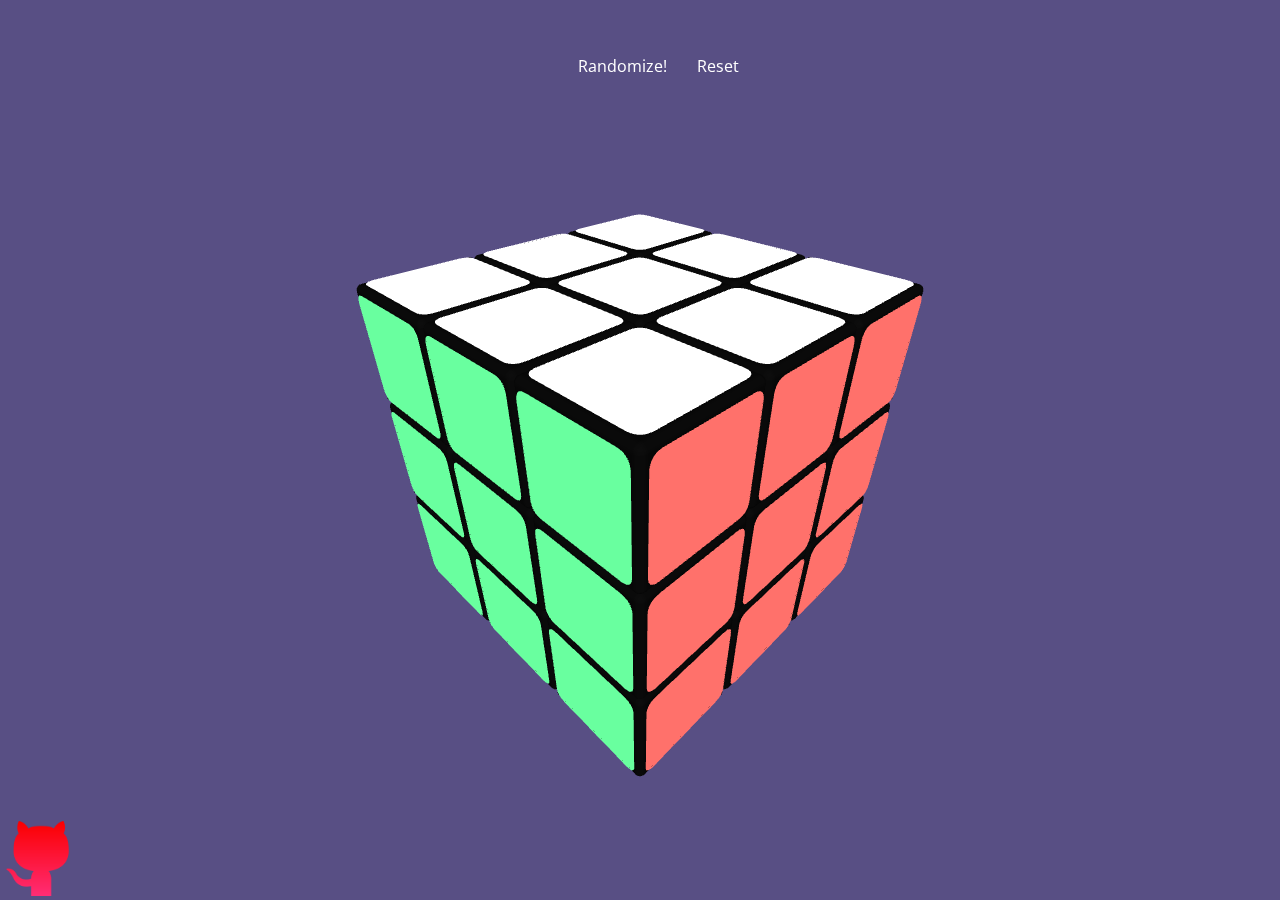
<file: rubikscube/index.html>
<!doctype html><html lang="en"><head><meta charset="UTF-8"><meta name="viewport" content="width=device-width,initial-scale=1;maximum-scale=1"><title>Rubik's Cube - Three.js</title><link href="https://fonts.googleapis.com/css2?family=Open+Sans:wght@600&display=swap" rel="stylesheet"><link href="main.987ec1b2245bd73bd511.css" rel="stylesheet"></head><body><div id="ribbon"><div class="btn" id="random">Randomize!</div><div class="btn" id="reset">Reset</div></div><a id="fork-me" href="https://github.com/dimaodin/rubikscube"><img width="75" height="75" src="./img/github.png" class="attachment-full size-full" alt="Fork me on GitHub" data-recalc-dims="1"></a><div id="progressbar"></div><script src="main.987ec1b2245bd73bd511.js"></script></body></html>
</file>
<file: rubikscube/main.987ec1b2245bd73bd511.css>
body{overflow:hidden;margin:0;font-size:16px;color:#fff}canvas{outline:0;user-select:none}.cursor-pointer{cursor:pointer}#ribbon{position:fixed;left:44%;top:40px;font-family:"Open Sans",sans-serif;user-select:none}#ribbon.disable{color:#000}@media screen and (max-width: 768px){#ribbon{right:initial;transform:translateX(-50%)}}.btn{display:inline-block;cursor:pointer;transition:.3s;padding:15px 15px}#ribbon.disable .btn:hover{text-shadow:none}.btn:hover{text-shadow:4px 4px 4px #20262e}.btn:checked{background:rgba(0,0,0,.1)}#reset{position:absolute;bottom:0}#ribbon.disable .btn:checked{text-shadow:none}#fork-me{position:fixed;bottom:0;left:0}#progressbar{position:fixed;top:0;left:0;right:0;height:2px}
</file>
